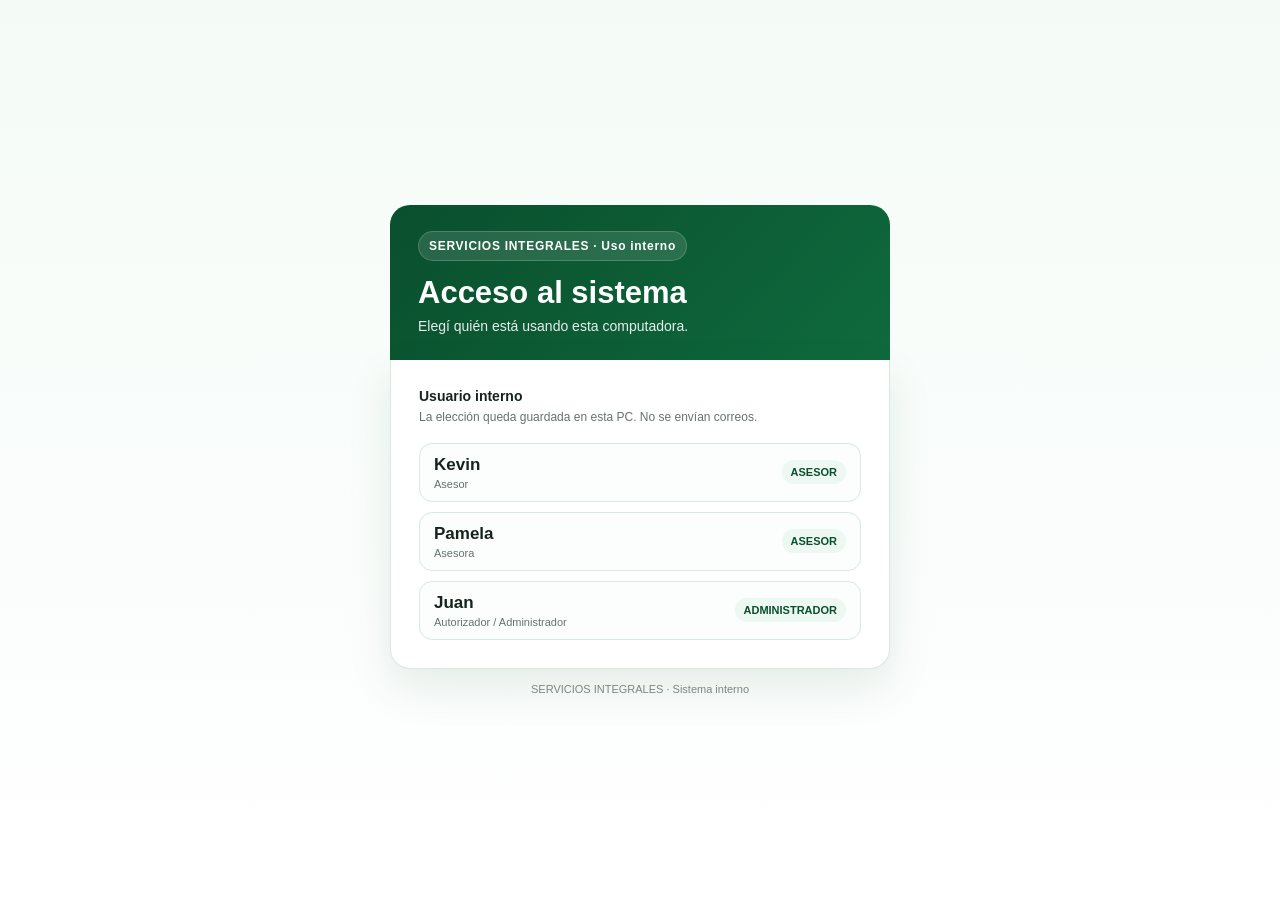
<file: index.html>
<!DOCTYPE html>
<html lang="es">
<head>
  <meta charset="UTF-8" />
  <meta name="viewport" content="width=device-width, initial-scale=1.0" />
  <title>SERVICIOS INTEGRALES | Estado de cuenta</title>
  <script src="auth_guard.js"></script>
  <link rel="stylesheet" href="styles.css" />
</head>
<body>
  <main class="app-shell">
    <section class="hero">
      <div class="hero-copy">
        <span class="badge">SERVICIOS INTEGRALES · Uso interno</span>
        <h1>Estado de cuenta</h1>
        <p>Consultá el estado actual del cliente por CUIL y organismo.</p>
      </div>

      <div class="hero-tools">
        <section class="cupo-panel" aria-label="Calculador de cupo">
          <div class="cupo-panel-title">CALCULADOR DE CUPO</div>

          <div class="cupo-upload">
            <strong>Adjuntar recibo de sueldo</strong>
            <p>Solo PDF original. No fotos, capturas ni escaneos.</p>
            <input id="reciboPdf" type="file" accept="application/pdf,.pdf" />
          </div>

          <button type="button" id="btnCalcular" class="cupo-button">Calcular cupo</button>

          <div id="alertBox" class="alert"></div>

          <div id="resultCard" class="result">
            <small>Cupo final</small>
            <div class="result-value" id="cupoFinal">$ 0,00</div>
            <div class="result-note" id="resultNote">Resultado calculado sobre el PDF cargado.</div>
            <div class="meta" id="resultMeta"></div>
          </div>
        </section>

        <div class="hero-status">
          <span class="status-dot"></span>
          <span>V1 lista para conectar</span>
        </div>
      </div>
    </section>

    <section class="search-card">
      <div class="form-grid">
        <label><span>CUIL</span><input id="cuilInput" type="text" inputmode="numeric" maxlength="13" placeholder="Ej. 27-29375903-6" autocomplete="off" /></label>
        <label><span>Organismo</span><select id="organismoSelect"><option value="MUNICIPALIDAD">MUNICIPALIDAD</option><option value="HOSPITAL">HOSPITAL</option></select></label>
      </div>
      <div class="actions"><button id="consultarBtn" type="button">Consultar estado de cuenta</button><button id="limpiarBtn" type="button" class="secondary">Limpiar</button></div>
      <p class="helper">La pantalla ya está armada. La integración automática con Creditan queda aislada en <strong>connector.js</strong>.</p>
    </section>

    <section id="messageBox" class="message hidden" aria-live="polite"></section>

    <section id="fichaConsolidada" class="ficha-card hidden" aria-label="Ficha interna consolidada del cliente">
      <div class="ficha-head">
        <div>
          <span class="eyebrow">FICHA INTERNA CONSOLIDADA</span>
          <h2>Resumen del cliente</h2>
        </div>
        <div class="organismo-pill" id="fichaOrganismo">—</div>
      </div>

      <div class="ficha-identidad">
        <article class="ficha-identidad-principal">
          <span>Nombre y Apellido</span>
          <strong id="fichaNombre">—</strong>
        </article>
        <article>
          <span>CUIL</span>
          <strong id="fichaCuil">—</strong>
        </article>
      </div>

      <div class="ficha-resumen-grid">
        <article class="ficha-cupo">
          <span>Cupo calculado</span>
          <strong id="fichaCupo">Pendiente</strong>
        </article>
        <article>
          <span>Créditos vigentes</span>
          <strong id="fichaVigentes">0</strong>
        </article>
        <article>
          <span>Total de cuotas</span>
          <strong id="fichaCuotasTotal">$ 0,00</strong>
        </article>
        <article>
          <span>Saldo total</span>
          <strong id="fichaSaldoTotal">$ 0,00</strong>
        </article>
      </div>
    </section>

    <section id="clientCard" class="client-card hidden">
      <div class="client-head"><div><span class="eyebrow">CLIENTE</span><h2 id="clientName">—</h2><p id="clientCuil">—</p></div><div class="organismo-pill" id="clientOrganismo">—</div></div>
      <div class="summary-grid"><article><span>Operaciones vigentes</span><strong id="vigentesCount">0</strong></article><article><span>Cuota mensual total</span><strong id="cuotaTotal">$ 0,00</strong></article><article><span>Saldo capital total</span><strong id="saldoTotal">$ 0,00</strong></article></div>
      <div class="section-title"><div><span class="eyebrow">ESTADO ACTUAL</span><h3>Créditos vigentes</h3></div></div>
      <div id="creditsList" class="credits-list"></div>
    </section>
  </main>

  <template id="creditTemplate">
    <article class="credit-card">
      <div class="credit-top"><div><span class="credit-status">VIGENTE</span><h4>Operación <span data-field="operacion"></span></h4><p>Solicitud <span data-field="solicitud"></span></p></div><div class="capital-box"><span>Capital original</span><strong data-field="capital"></strong></div></div>
      <div class="credit-grid"><div><span>Cuotas</span><strong data-field="cuotas"></strong></div><div><span>Valor cuota</span><strong data-field="valorCuota"></strong></div><div><span>Próximo período</span><strong data-field="proximoPeriodo"></strong></div><div><span>Saldo capital</span><strong class="saldo-highlight" data-field="saldoCapital"></strong></div></div>
      <details class="details"><summary>Ver todas las cuotas</summary><div class="table-wrap"><table><thead><tr><th>Cuota</th><th>Vence</th><th>Monto</th><th>Saldo</th><th>Saldo capital</th></tr></thead><tbody data-field="cuotasTable"></tbody></table></div></details>
    </article>
  </template>

  <script src="connector.js"></script>
  <script src="app.js"></script>
  <script type="module" src="cupo.js"></script>
  <script src="ficha.js"></script>
  <script src="renovacion.js"></script>
  <script src="resumen_juan.js"></script>
  <script src="resumen_cliente.js"></script>
  <script src="uif_boton.js"></script>
  <script src="repet_boton.js"></script>
  <script src="bcra_boton.js"></script>
  <!-- Gestión e historial antiguos conservados en GitHub y Supabase; ya no se muestran. -->
  <script src="legajo.js"></script>
</body>
</html>
</file>
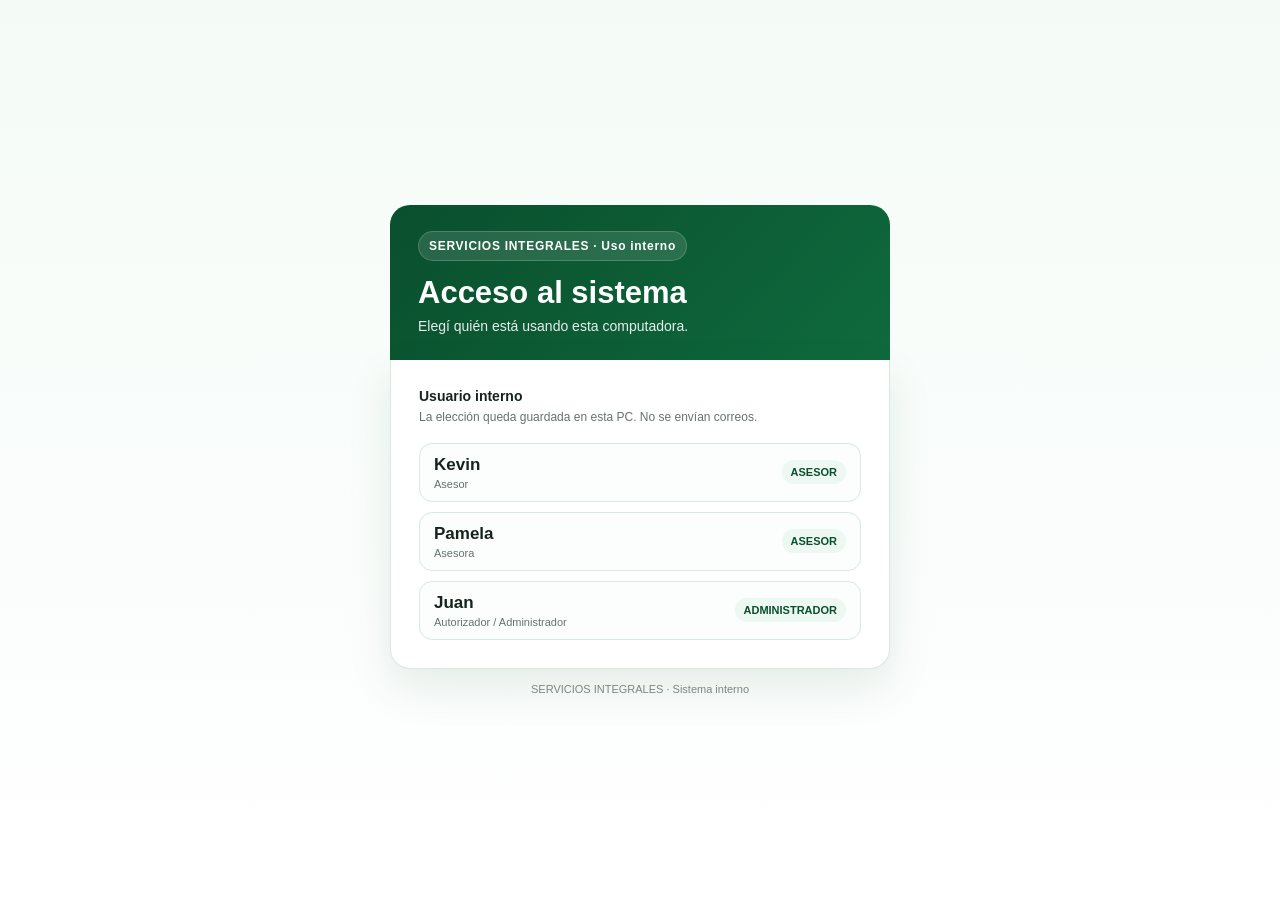
<file: login.html>
<!doctype html>
<html lang="es">
<head>
  <meta charset="utf-8" />
  <meta name="viewport" content="width=device-width,initial-scale=1" />
  <title>Acceso interno · Servicios Integrales</title>
  <style>
    :root{
      --verde:#0f6a3d;
      --verde-oscuro:#0a4f2e;
      --verde-suave:#edf8f2;
      --borde:#d8e9df;
      --texto:#17231d;
      --muted:#66736c;
    }
    *{box-sizing:border-box}
    body{
      margin:0;min-height:100vh;font-family:Arial,Helvetica,sans-serif;
      background:linear-gradient(180deg,#f4fbf7 0%,#fff 100%);
      color:var(--texto);display:grid;place-items:center;padding:24px;
    }
    .shell{width:min(100%,500px)}
    .brand{
      background:linear-gradient(135deg,var(--verde-oscuro),var(--verde));
      color:#fff;border-radius:20px 20px 0 0;padding:26px 28px;
    }
    .badge{
      display:inline-block;font-size:12px;font-weight:800;letter-spacing:.06em;
      background:rgba(255,255,255,.12);border:1px solid rgba(255,255,255,.18);
      border-radius:999px;padding:7px 10px;margin-bottom:14px;
    }
    h1{margin:0 0 7px;font-size:31px}
    .brand p{margin:0;opacity:.9;font-size:14px}
    .card{
      background:#fff;border:1px solid var(--borde);border-top:0;
      border-radius:0 0 20px 20px;box-shadow:0 18px 45px rgba(20,80,50,.10);
      padding:28px;
    }
    .title{font-size:14px;font-weight:900;margin-bottom:5px}
    .hint{color:var(--muted);font-size:12px;line-height:1.45;margin-bottom:16px}
    .users{display:grid;gap:10px}
    .user-btn{
      width:100%;min-height:58px;border:1px solid var(--borde);border-radius:13px;
      background:#fbfefc;color:var(--texto);padding:11px 14px;cursor:pointer;
      text-align:left;font:inherit;display:flex;align-items:center;
      justify-content:space-between;gap:12px;
    }
    .user-btn:hover{background:var(--verde-suave);border-color:#bcdcca}
    .user-btn strong{display:block;font-size:17px}
    .user-btn span{display:block;margin-top:3px;color:var(--muted);font-size:11px}
    .role{
      flex:none;border-radius:999px;background:var(--verde-suave);
      color:var(--verde-oscuro);padding:6px 9px;font-size:11px;font-weight:900;
    }
    .footer{text-align:center;margin-top:14px;color:#7a877f;font-size:11px}
  </style>
</head>
<body>
  <main class="shell">
    <section class="brand">
      <span class="badge">SERVICIOS INTEGRALES · Uso interno</span>
      <h1>Acceso al sistema</h1>
      <p>Elegí quién está usando esta computadora.</p>
    </section>

    <section class="card">
      <div class="title">Usuario interno</div>
      <div class="hint">La elección queda guardada en esta PC. No se envían correos.</div>

      <div class="users">
        <button class="user-btn" type="button" data-user="KEVIN">
          <div><strong>Kevin</strong><span>Asesor</span></div>
          <div class="role">ASESOR</div>
        </button>

        <button class="user-btn" type="button" data-user="PAMELA">
          <div><strong>Pamela</strong><span>Asesora</span></div>
          <div class="role">ASESOR</div>
        </button>

        <button class="user-btn" type="button" data-user="JUAN">
          <div><strong>Juan</strong><span>Autorizador / Administrador</span></div>
          <div class="role">ADMINISTRADOR</div>
        </button>
      </div>
    </section>

    <div class="footer">SERVICIOS INTEGRALES · Sistema interno</div>
  </main>

  <script src="login.js"></script>
</body>
</html>
</file>
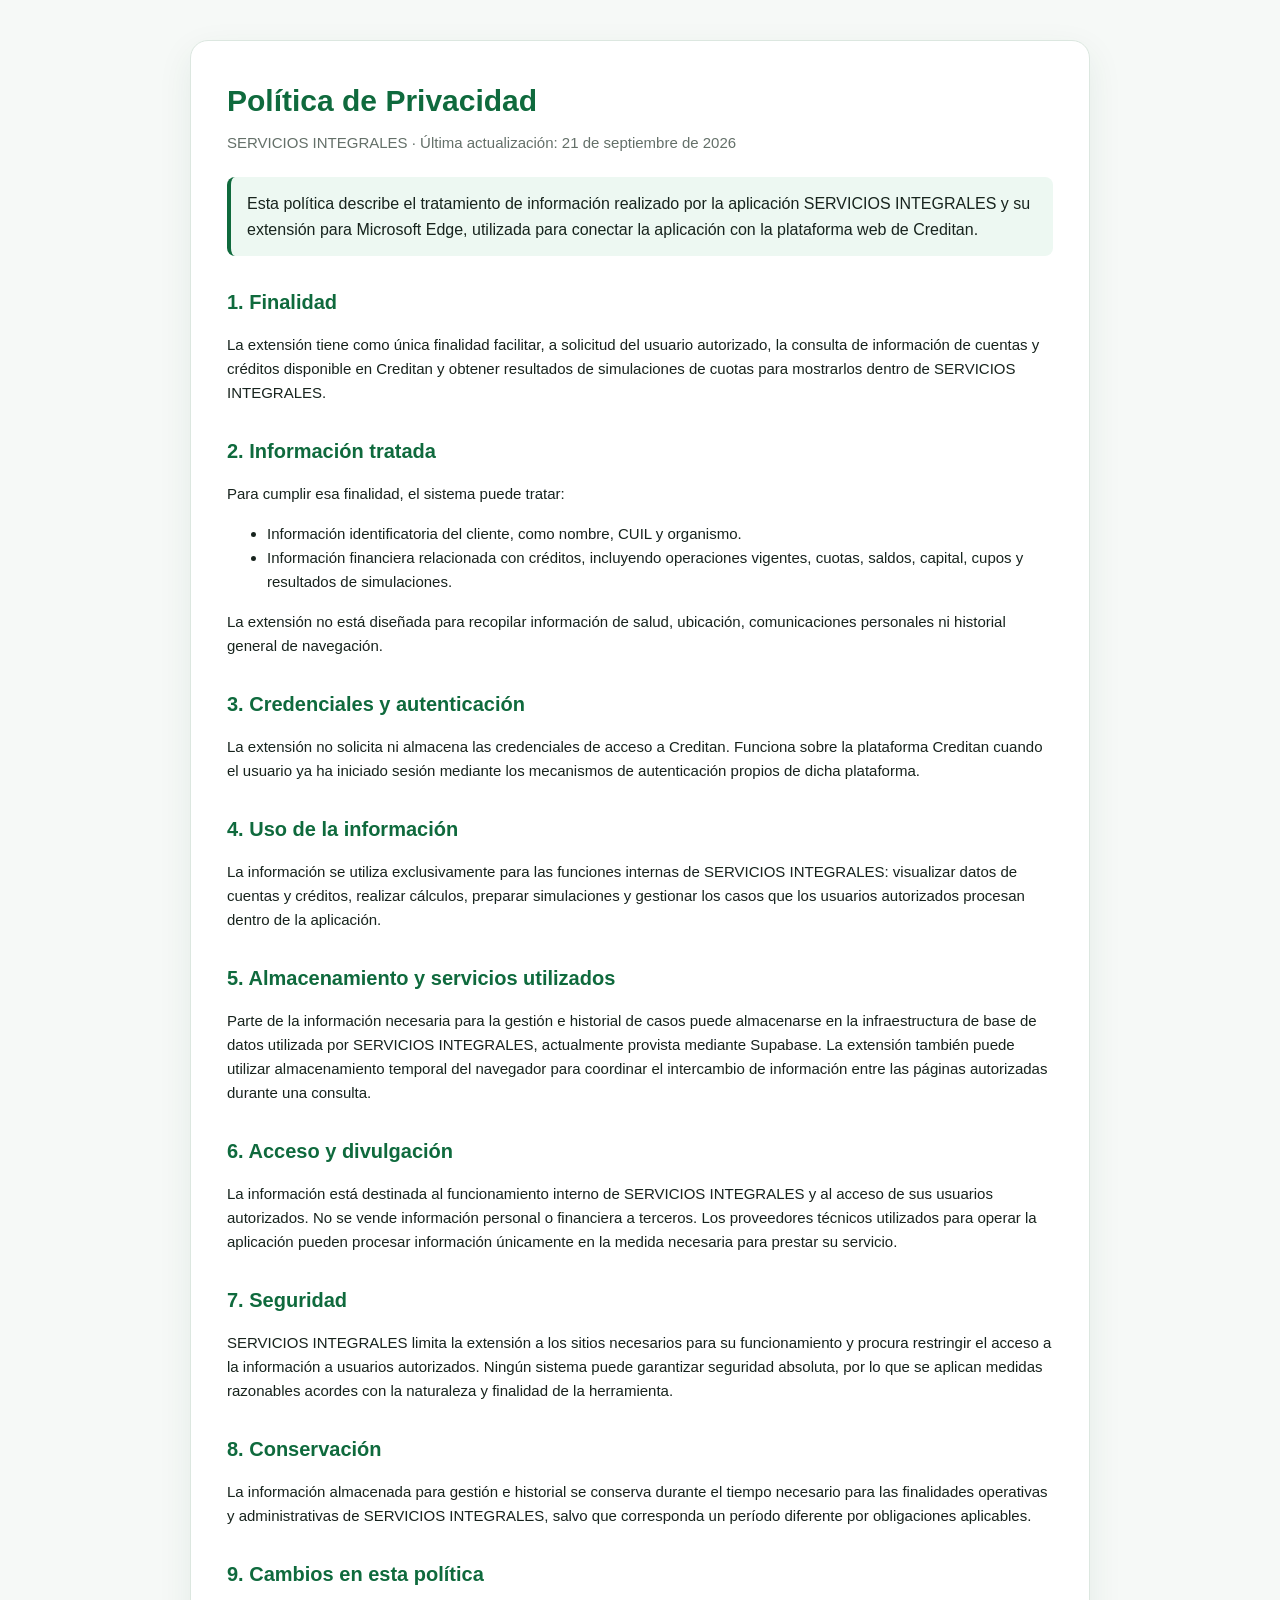
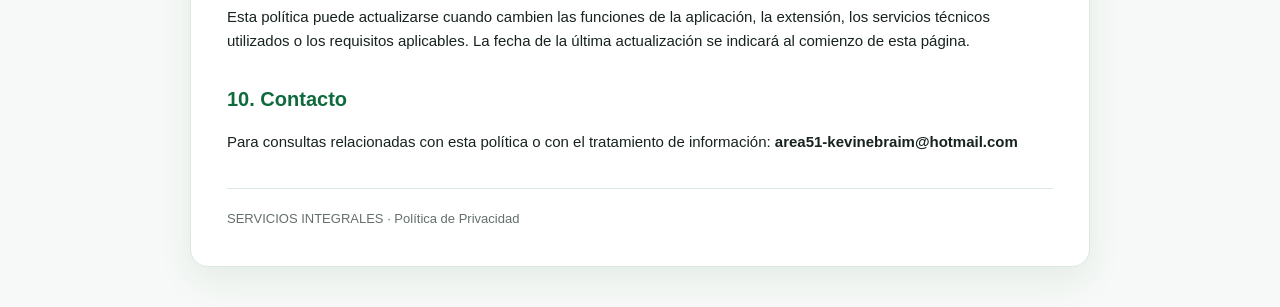
<file: privacidad.html>
<!doctype html>
<html lang="es">
<head>
  <meta charset="utf-8">
  <meta name="viewport" content="width=device-width, initial-scale=1">
  <title>Política de Privacidad | SERVICIOS INTEGRALES</title>
  <style>
    :root{
      --verde:#0f6a3d;
      --verde-suave:#edf8f2;
      --texto:#17231d;
      --gris:#647069;
      --borde:#dce7e0;
      --fondo:#f6f9f7;
    }
    *{box-sizing:border-box}
    body{
      margin:0;
      background:var(--fondo);
      color:var(--texto);
      font-family:Arial,Helvetica,sans-serif;
      line-height:1.6;
    }
    main{
      width:min(900px,calc(100% - 32px));
      margin:40px auto;
      background:#fff;
      border:1px solid var(--borde);
      border-radius:18px;
      padding:36px;
      box-shadow:0 12px 35px rgba(20,80,50,.08);
    }
    h1{margin:0 0 6px;color:var(--verde);font-size:30px}
    h2{margin:30px 0 8px;font-size:20px;color:var(--verde)}
    p,li{font-size:15px}
    .fecha{color:var(--gris);margin-top:0}
    .destacado{
      background:var(--verde-suave);
      border-left:4px solid var(--verde);
      padding:14px 16px;
      border-radius:8px;
      margin:22px 0;
    }
    a{color:var(--verde)}
    footer{
      margin-top:34px;
      padding-top:20px;
      border-top:1px solid var(--borde);
      color:var(--gris);
      font-size:13px;
    }
  </style>
</head>
<body>
<main>
  <h1>Política de Privacidad</h1>
  <p class="fecha">SERVICIOS INTEGRALES · Última actualización: 21 de septiembre de 2026</p>

  <div class="destacado">
    Esta política describe el tratamiento de información realizado por la aplicación
    SERVICIOS INTEGRALES y su extensión para Microsoft Edge, utilizada para conectar
    la aplicación con la plataforma web de Creditan.
  </div>

  <h2>1. Finalidad</h2>
  <p>
    La extensión tiene como única finalidad facilitar, a solicitud del usuario autorizado,
    la consulta de información de cuentas y créditos disponible en Creditan y obtener
    resultados de simulaciones de cuotas para mostrarlos dentro de SERVICIOS INTEGRALES.
  </p>

  <h2>2. Información tratada</h2>
  <p>Para cumplir esa finalidad, el sistema puede tratar:</p>
  <ul>
    <li>Información identificatoria del cliente, como nombre, CUIL y organismo.</li>
    <li>Información financiera relacionada con créditos, incluyendo operaciones vigentes,
        cuotas, saldos, capital, cupos y resultados de simulaciones.</li>
  </ul>
  <p>
    La extensión no está diseñada para recopilar información de salud, ubicación,
    comunicaciones personales ni historial general de navegación.
  </p>

  <h2>3. Credenciales y autenticación</h2>
  <p>
    La extensión no solicita ni almacena las credenciales de acceso a Creditan.
    Funciona sobre la plataforma Creditan cuando el usuario ya ha iniciado sesión
    mediante los mecanismos de autenticación propios de dicha plataforma.
  </p>

  <h2>4. Uso de la información</h2>
  <p>
    La información se utiliza exclusivamente para las funciones internas de
    SERVICIOS INTEGRALES: visualizar datos de cuentas y créditos, realizar cálculos,
    preparar simulaciones y gestionar los casos que los usuarios autorizados procesan
    dentro de la aplicación.
  </p>

  <h2>5. Almacenamiento y servicios utilizados</h2>
  <p>
    Parte de la información necesaria para la gestión e historial de casos puede
    almacenarse en la infraestructura de base de datos utilizada por SERVICIOS INTEGRALES,
    actualmente provista mediante Supabase. La extensión también puede utilizar
    almacenamiento temporal del navegador para coordinar el intercambio de información
    entre las páginas autorizadas durante una consulta.
  </p>

  <h2>6. Acceso y divulgación</h2>
  <p>
    La información está destinada al funcionamiento interno de SERVICIOS INTEGRALES y
    al acceso de sus usuarios autorizados. No se vende información personal o financiera
    a terceros. Los proveedores técnicos utilizados para operar la aplicación pueden
    procesar información únicamente en la medida necesaria para prestar su servicio.
  </p>

  <h2>7. Seguridad</h2>
  <p>
    SERVICIOS INTEGRALES limita la extensión a los sitios necesarios para su funcionamiento
    y procura restringir el acceso a la información a usuarios autorizados. Ningún sistema
    puede garantizar seguridad absoluta, por lo que se aplican medidas razonables acordes
    con la naturaleza y finalidad de la herramienta.
  </p>

  <h2>8. Conservación</h2>
  <p>
    La información almacenada para gestión e historial se conserva durante el tiempo
    necesario para las finalidades operativas y administrativas de SERVICIOS INTEGRALES,
    salvo que corresponda un período diferente por obligaciones aplicables.
  </p>

  <h2>9. Cambios en esta política</h2>
  <p>
    Esta política puede actualizarse cuando cambien las funciones de la aplicación,
    la extensión, los servicios técnicos utilizados o los requisitos aplicables.
    La fecha de la última actualización se indicará al comienzo de esta página.
  </p>

  <h2>10. Contacto</h2>
  <p>
    Para consultas relacionadas con esta política o con el tratamiento de información:
    <strong>area51-kevinebraim@hotmail.com</strong>
  </p>

  <footer>
    SERVICIOS INTEGRALES · Política de Privacidad
  </footer>
</main>
</body>
</html>
</file>
<file: styles.css>
*{box-sizing:border-box}:root{--bg:#eef6f0;--card:#fff;--brand:#1e9c55;--brand-dark:#11623a;--text:#152219;--muted:#607066;--line:#dbe8df;--soft:#effaf3;--shadow:0 18px 50px rgba(17,73,42,.10)}body{margin:0;font-family:Arial,Helvetica,sans-serif;color:var(--text);background:linear-gradient(180deg,#f7fcf8 0%,var(--bg) 100%)}button,input,select{font:inherit}.app-shell{width:min(1180px,calc(100% - 32px));margin:30px auto 60px}.hero{display:flex;justify-content:space-between;align-items:flex-end;gap:24px;padding:30px;color:#fff;background:linear-gradient(135deg,#25aa61,#12643b);border-radius:24px;box-shadow:var(--shadow)}.badge{display:inline-block;padding:8px 13px;border:1px solid rgba(255,255,255,.28);border-radius:999px;background:rgba(255,255,255,.13);font-size:12px;font-weight:800}.hero h1{font-size:42px;margin:12px 0 5px}.hero p{margin:0;color:rgba(255,255,255,.9)}.hero-status{display:flex;align-items:center;gap:9px;font-size:13px;color:rgba(255,255,255,.9)}.status-dot{width:10px;height:10px;border-radius:50%;background:#ffd166}.search-card,.client-card{margin-top:20px;padding:24px;border:1px solid var(--line);border-radius:22px;background:var(--card);box-shadow:var(--shadow)}.form-grid{display:grid;grid-template-columns:2fr 1fr;gap:16px}label span{display:block;margin-bottom:8px;font-size:13px;font-weight:800}input,select{width:100%;min-height:48px;padding:0 14px;border:1px solid #ccdcd1;border-radius:14px;background:#fff;outline:none}input:focus,select:focus{border-color:var(--brand);box-shadow:0 0 0 3px rgba(30,156,85,.12)}.actions{display:flex;gap:10px;margin-top:18px}button{min-height:48px;padding:0 18px;border:0;border-radius:14px;cursor:pointer;font-weight:900;background:var(--brand);color:#fff}button:hover{background:var(--brand-dark)}button.secondary{background:#edf3ef;color:#274333}.helper{margin:14px 0 0;font-size:12px;color:var(--muted);line-height:1.5}.message{margin-top:18px;padding:14px 16px;border-radius:14px;background:#fff6dd;border:1px solid #ead49a;color:#765b16;font-weight:700}.hidden{display:none!important}.client-head{display:flex;justify-content:space-between;align-items:flex-start;gap:18px;padding-bottom:20px;border-bottom:1px solid var(--line)}.eyebrow{font-size:11px;letter-spacing:.9px;font-weight:900;color:var(--brand-dark)}.client-head h2{font-size:30px;margin:6px 0}.client-head p{margin:0;color:var(--muted);font-weight:700}.organismo-pill{padding:9px 13px;border-radius:999px;background:var(--soft);color:var(--brand-dark);font-weight:900;font-size:12px}.summary-grid{display:grid;grid-template-columns:repeat(3,1fr);gap:14px;margin-top:20px}.summary-grid article{padding:18px;border:1px solid var(--line);border-radius:16px;background:#fbfdfb}.summary-grid span,.capital-box span,.credit-grid span{display:block;font-size:12px;color:var(--muted);margin-bottom:7px}.summary-grid strong{font-size:23px}.section-title{margin:28px 0 14px}.section-title h3{margin:5px 0 0;font-size:24px}.credits-list{display:grid;gap:16px}.credit-card{padding:20px;border:1px solid var(--line);border-radius:18px;background:#fff}.credit-top{display:flex;justify-content:space-between;gap:18px;align-items:flex-start}.credit-status{display:inline-block;padding:5px 8px;border-radius:999px;background:#e9f9ef;color:var(--brand-dark);font-size:11px;font-weight:900}.credit-top h4{margin:8px 0 4px;font-size:20px}.credit-top p{margin:0;color:var(--muted)}.capital-box{text-align:right}.capital-box strong{font-size:20px}.credit-grid{display:grid;grid-template-columns:repeat(4,1fr);gap:10px;margin-top:18px;padding-top:18px;border-top:1px solid var(--line)}.credit-grid>div{padding:14px;background:#fafcfb;border-radius:13px}.saldo-highlight{color:var(--brand-dark);font-size:18px}.details{margin-top:16px}.details summary{cursor:pointer;font-weight:900;color:var(--brand-dark);padding:10px 0}.table-wrap{overflow:auto;border:1px solid var(--line);border-radius:14px}table{width:100%;border-collapse:collapse;min-width:640px}th,td{padding:11px 12px;border-bottom:1px solid var(--line);text-align:left;font-size:13px}th{background:#f5faf7;color:#46584c}tr.recommended td{background:#e9f9ef;font-weight:800}@media(max-width:760px){.hero{align-items:flex-start;flex-direction:column}.hero h1{font-size:34px}.form-grid,.summary-grid,.credit-grid{grid-template-columns:1fr}.credit-top,.client-head{flex-direction:column}.capital-box{text-align:left}.actions{flex-direction:column}}

/* ============================================================
   CALCULADOR DE CUPO INTEGRADO EN EL ENCABEZADO
   Agregado sin modificar la lógica del Estado de Cuenta.
   ============================================================ */

.hero{
  align-items:stretch;
}

.hero-copy{
  flex:1 1 46%;
  min-width:0;
  display:flex;
  flex-direction:column;
  justify-content:center;
}

.hero-tools{
  flex:1 1 50%;
  min-width:430px;
  max-width:560px;
  display:flex;
  flex-direction:column;
  gap:10px;
}

.cupo-panel{
  padding:16px;
  border:1px solid rgba(255,255,255,.35);
  border-radius:18px;
  background:rgba(255,255,255,.96);
  color:var(--text);
  box-shadow:0 12px 28px rgba(8,64,35,.16);
}

.cupo-panel-title{
  margin-bottom:10px;
  font-size:13px;
  font-weight:900;
  letter-spacing:.7px;
  color:var(--brand-dark);
}

.cupo-upload{
  padding:12px;
  border:2px dashed #9dd8b5;
  border-radius:14px;
  background:#f4fff8;
}

.cupo-upload strong{
  display:block;
  margin-bottom:4px;
  font-size:14px;
}

.cupo-upload p{
  margin:0 0 9px;
  color:#39463b;
  font-size:11px;
  line-height:1.35;
}

.cupo-upload input[type="file"]{
  min-height:40px;
  padding:7px 9px;
  border-radius:11px;
  font-size:12px;
  background:#fff;
}

.cupo-button{
  width:100%;
  min-height:43px;
  margin-top:10px;
  border-radius:12px;
  box-shadow:none;
  font-size:14px;
}

.cupo-panel .alert{
  display:none;
  margin-top:10px;
  padding:10px 12px;
  border-radius:12px;
  font-size:12px;
  line-height:1.4;
  font-weight:700;
}

.cupo-panel .alert.show{display:block}
.cupo-panel .alert.ok{
  background:#ebfff3;
  color:#0f7a3d;
  border:1px solid #b6e7c7;
}
.cupo-panel .alert.warn{
  background:#fff8e8;
  color:#9a6700;
  border:1px solid #f2d48a;
}
.cupo-panel .alert.error{
  background:#fff3f3;
  color:#b42318;
  border:1px solid #f1c0c0;
}

.cupo-panel .result{
  display:none;
  gap:6px;
  margin-top:10px;
  padding:13px;
  border:1px solid #cfe9d9;
  border-radius:14px;
  background:linear-gradient(180deg,#effcf4 0%,#dcf7e7 100%);
}

.cupo-panel .result.show{display:grid}

.cupo-panel .result small{
  color:#35513d;
  font-size:10px;
  font-weight:900;
  text-transform:uppercase;
  letter-spacing:.7px;
}

.cupo-panel .result-value{
  color:var(--brand-dark);
  font-size:34px;
  font-weight:900;
  line-height:1;
}

.cupo-panel .result-note{
  color:#2f4c37;
  font-size:11px;
  line-height:1.35;
}

.cupo-panel .result.negative{
  border-color:rgba(180,35,24,.24);
  background:linear-gradient(180deg,#fff1f1 0%,#ffe7e7 100%);
}

.cupo-panel .result.negative .result-value,
.cupo-panel .result.negative small,
.cupo-panel .result.negative .result-note{
  color:#b42318;
}

.cupo-panel .meta{
  display:grid;
  gap:3px;
  margin-top:3px;
  color:#223727;
  font-size:10px;
  line-height:1.3;
}

@media(max-width:900px){
  .hero{
    flex-direction:column;
    align-items:stretch;
  }

  .hero-tools{
    min-width:0;
    max-width:none;
    width:100%;
  }

  .hero-status{
    justify-content:flex-start;
  }
}

@media(max-width:760px){
  .hero-tools{
    width:100%;
  }

  .cupo-panel .result-value{
    font-size:30px;
  }
}


/* ============================================================
   FICHA INTERNA CONSOLIDADA
   Solo reúne datos ya calculados/consultados. No recalcula nada.
   ============================================================ */

.ficha-card{
  margin-top:20px;
  padding:24px;
  border:1px solid var(--line);
  border-radius:22px;
  background:linear-gradient(180deg,#ffffff 0%,#fbfefc 100%);
  box-shadow:var(--shadow);
}

.ficha-head{
  display:flex;
  justify-content:space-between;
  align-items:flex-start;
  gap:18px;
  padding-bottom:18px;
  border-bottom:1px solid var(--line);
}

.ficha-head h2{
  margin:5px 0 0;
  font-size:26px;
}

.ficha-identidad{
  display:grid;
  grid-template-columns:2fr 1fr;
  gap:14px;
  margin-top:18px;
}

.ficha-identidad article,
.ficha-resumen-grid article{
  padding:16px 18px;
  border:1px solid var(--line);
  border-radius:16px;
  background:#fbfdfb;
}

.ficha-identidad span,
.ficha-resumen-grid span{
  display:block;
  margin-bottom:7px;
  color:var(--muted);
  font-size:12px;
}

.ficha-identidad strong{
  font-size:20px;
}

.ficha-identidad-principal strong{
  font-size:24px;
  color:var(--text);
}

.ficha-resumen-grid{
  display:grid;
  grid-template-columns:repeat(4,1fr);
  gap:14px;
  margin-top:14px;
}

.ficha-resumen-grid strong{
  font-size:21px;
}

.ficha-cupo strong{
  color:var(--brand-dark);
}

.ficha-cupo.negative{
  border-color:#efc1c1;
  background:#fff3f3;
}

.ficha-cupo.negative strong{
  color:#b42318;
}

@media(max-width:900px){
  .ficha-resumen-grid{
    grid-template-columns:repeat(2,1fr);
  }
}

@media(max-width:760px){
  .ficha-head{
    flex-direction:column;
  }

  .ficha-identidad,
  .ficha-resumen-grid{
    grid-template-columns:1fr;
  }
}
</file>
